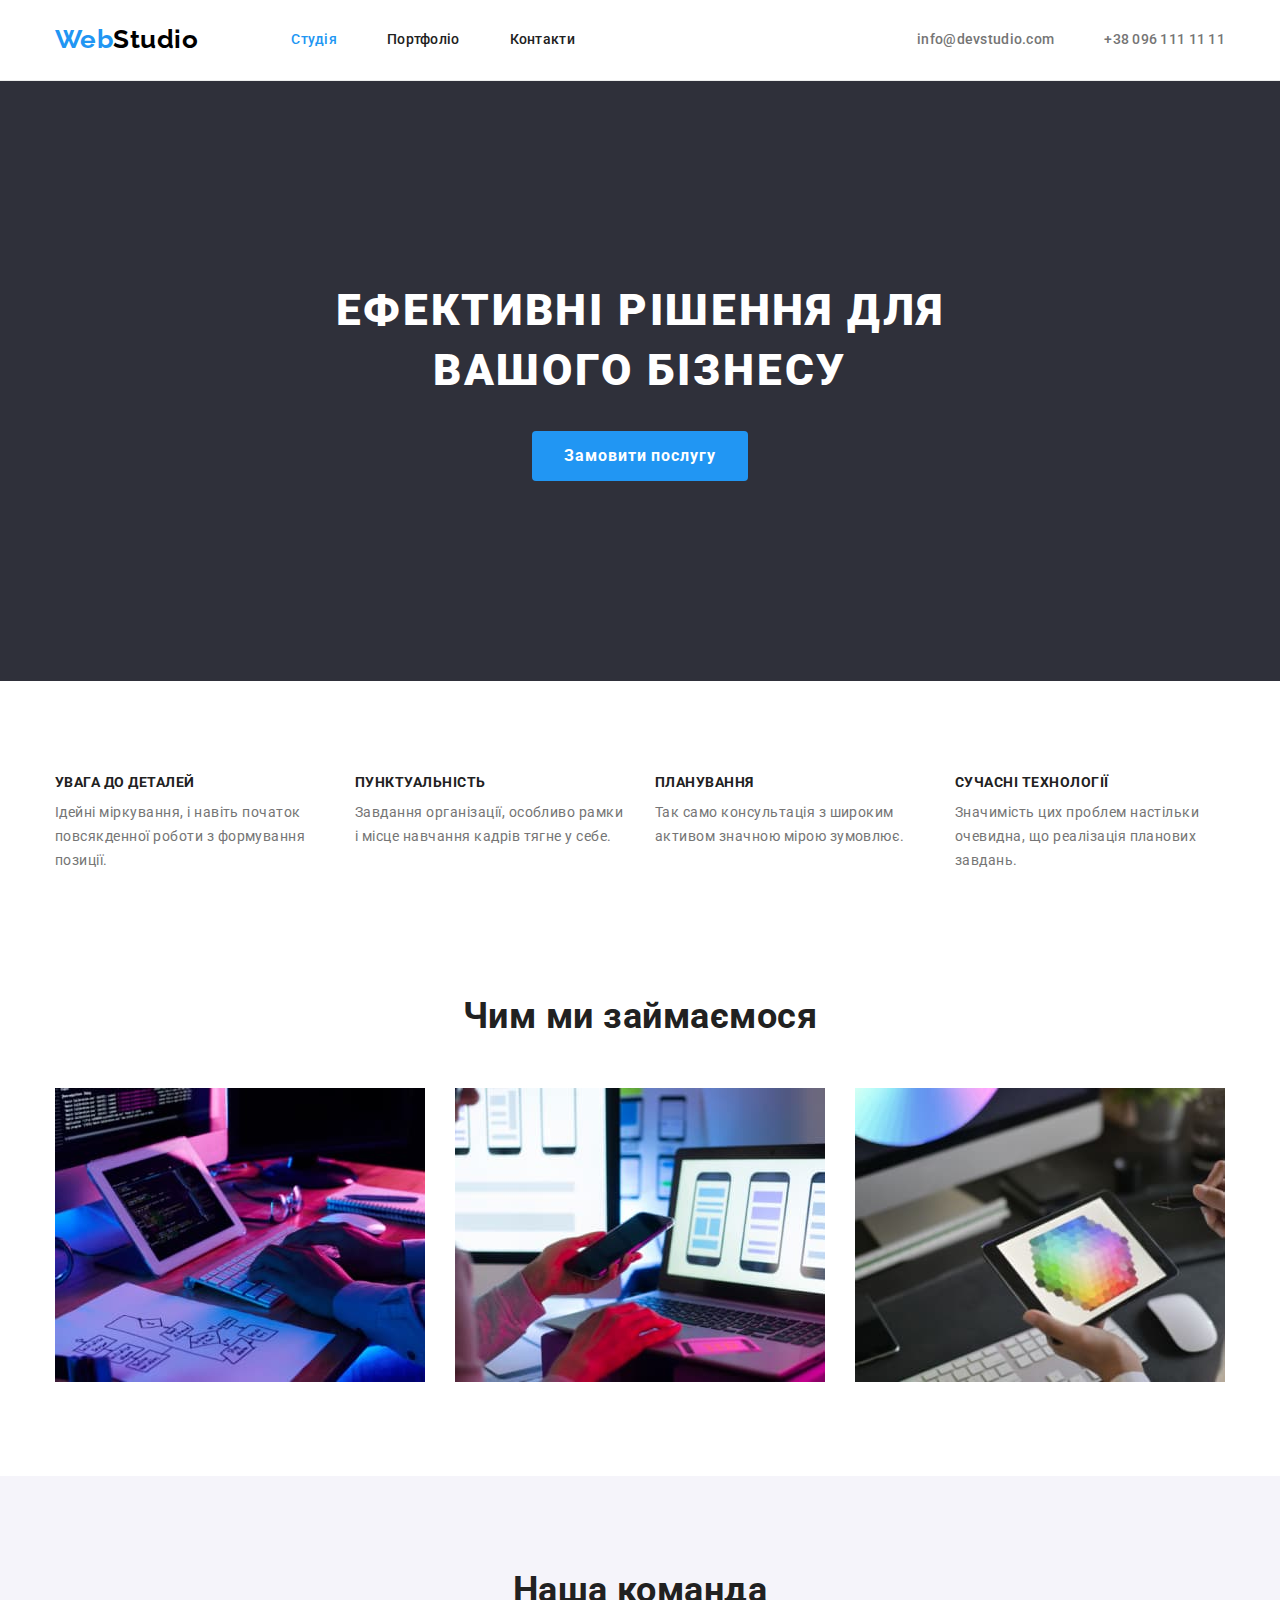
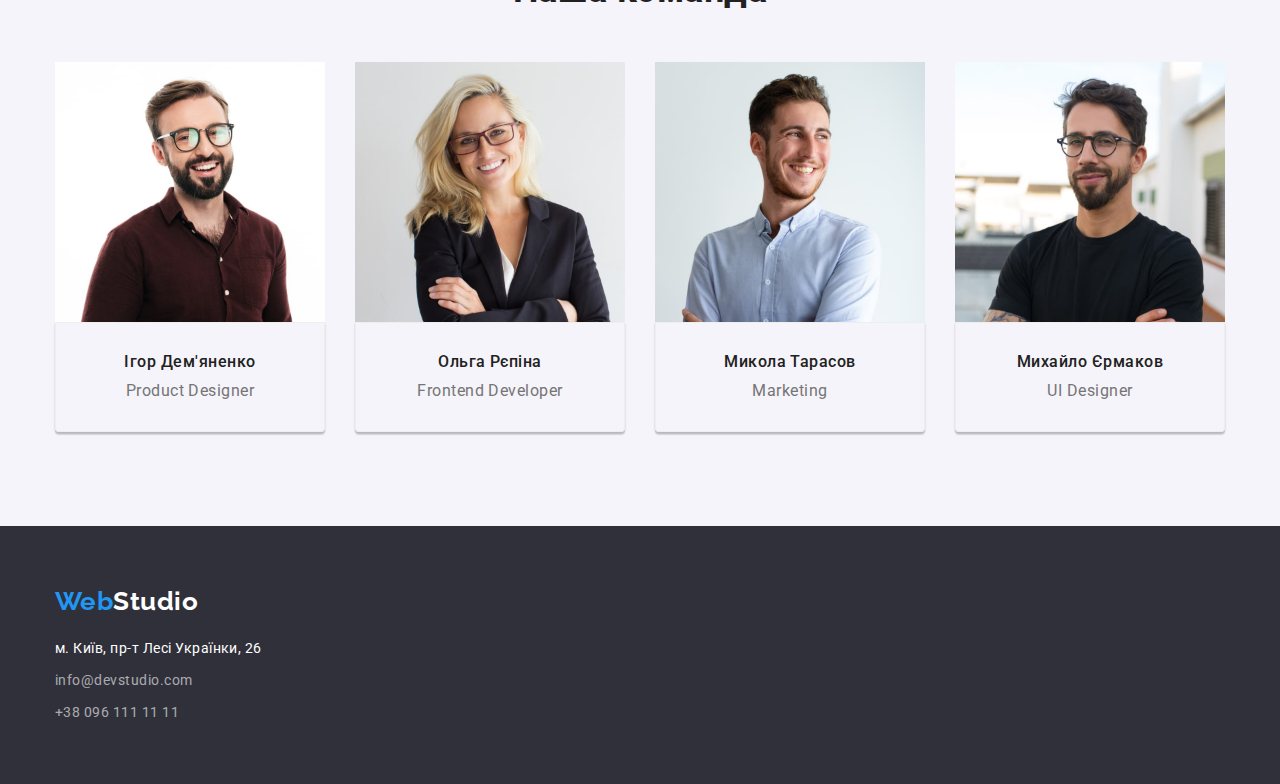
<file: index.html>
<!DOCTYPE html>
<html lang="uk">
  <head>
    <meta charset="UTF-8" />
    <meta http-equiv="X-UA-Compatible" content="IE=edge" />
    <meta name="viewport" content="width=device-width, initial-scale=1.0" />
    <title>студія</title>
    <link
      href="https://fonts.googleapis.com/css2?family=Raleway:wght@700&family=Roboto:wght@400;500;700;900&display=swap"
      rel="stylesheet"
    />
    <link
      rel="stylesheet"
      href="https://cdnjs.cloudflare.com/ajax/libs/modern-normalize/1.1.0/modern-normalize.min.css"
    />
    <link rel="stylesheet" href="./css/style.css" />
  </head>
  <body class="page">
    <!-- основна навігація -->
    <header class="page-header">
      <div class="conteiner">
        <nav class="nav-menu">
          <a href="./index.html" class="logo"
            >Web<span class="accent">Studio</span></a
          >
          <ul class="site-nav">
            <li class="item">
              <a href="./index.html" class="link current">Студія</a>
            </li>
            <li class="item">
              <a href="./portfolio.html" class="link">Портфоліо</a>
            </li>
            <li class="item"><a href="" class="link">Контакти</a></li>
          </ul>
          <ul class="contacts">
            <li class="item">
              <a href="mailto:info@devstudio.com" class="link"
                >info@devstudio.com</a
              >
            </li>
            <li class="item">
              <a href="tel:+380961111111" class="link">+38 096 111 11 11</a>
            </li>
          </ul>
        </nav>
      </div>
    </header>

    <main>
      <!-- шапка, секція для майбутнього оформлення -->

      <section class="hero section">
        <div class="conteiner hero-title">
          <h1 class="title">Ефективні рішення для вашого бізнесу</h1>
          <button type="button" class="button">Замовити послугу</button>
        </div>
      </section>

      <!-- особливості  -->
      <section class="section-features section">
        <div class="conteiner">
          <h2 class="visible-hidden">Особливості</h2>
          <ul class="block-features">
            <li class="features-item">
              <h3 class="title features">УВАГА ДО ДЕТАЛЕЙ</h3>
              <p class="text">
                Ідейні міркування, і навіть початок повсякденної роботи з
                формування позиції.
              </p>
            </li>
            <li class="features-item">
              <h3 class="title features">ПУНКТУАЛЬНІСТЬ</h3>
              <p class="text">
                Завдання організації, особливо рамки і місце навчання кадрів
                тягне у себе.
              </p>
            </li>
            <li class="features-item">
              <h3 class="title features">ПЛАНУВАННЯ</h3>
              <p class="text">
                Так само консультація з широким активом значною мірою зумовлює.
              </p>
            </li>
            <li class="features-item">
              <h3 class="title features">СУЧАСНІ ТЕХНОЛОГІЇ</h3>
              <p class="text">
                Значимість цих проблем настільки очевидна, що реалізація
                планових завдань.
              </p>
            </li>
          </ul>
        </div>
      </section>

      <!-- Чим ми займаємося -->
      <section class="section-work section">
        <div class="conteiner">
          <h2 class="title">Чим ми займаємося</h2>
          <ul class="work-list">
            <li>
              <img
                src="./images/img.jpg"
                alt="ілюстрація чим займається компанія"
                width="370"
              />
            </li>
            <li>
              <img
                src="./images/img1.jpg"
                alt="ілюстрація чим займається компанія"
                width="370"
              />
            </li>
            <li>
              <img
                src="./images/img2.jpg"
                alt="ілюстрація чим займається компанія"
                width="370"
              />
            </li>
          </ul>
        </div>
      </section>

      <!-- Наша команда -->
      <section class="section-team section">
        <div class="conteiner">
          <h2 class="team-title">Наша команда</h2>
          <ul class="team-list">
            <li class="user-card">
              <img
                class="user-img"
                src="./images/img3.jpg"
                alt="людина"
                width="270"
              />
              <div class="user-about">
                <h3 class="user-title">Ігор Дем'яненко</h3>
                <p class="text">Product Designer</p>
              </div>
            </li>
            <li class="user-card">
              <img
                class="user-img"
                src="./images/img4.jpg"
                alt="людина"
                width="270"
              />
              <div class="user-about">
                <h3 class="user-title">Ольга Рєпіна</h3>
                <p class="text">Frontend Developer</p>
              </div>
            </li>
            <li class="user-card">
              <img
                class="user-img"
                src="./images/img5.jpg"
                alt="людина"
                width="270"
              />
              <div class="user-about">
                <h3 class="user-title">Микола Тарасов</h3>
                <p class="text">Marketing</p>
              </div>
            </li>
            <li class="user-card">
              <img
                class="user-img"
                src="./images/img6.jpg"
                alt="людина"
                width="270"
              />
              <div class="user-about">
                <h3 class="user-title">Михайло Єрмаков</h3>
                <p class="text">UI Designer</p>
              </div>
            </li>
          </ul>
        </div>
      </section>
    </main>

    <footer class="page-footer">
      <div class="conteiner footer-conteiner">
        <a href="./index.html" class="logo footer-logo"
          >Web<span class="accent-footer">Studio</span></a
        >
        <address class="address">
          <ul>
            <li class="footer-link">
              <a
                href="https://goo.gl/maps/Py5ExuETCazi23TDA"
                target="_blank"
                rel="noopener noreferrer"
                class="link-address"
                >м. Київ, пр-т Лесі Українки, 26</a
              >
            </li>
            <li class="footer-link">
              <a href="mailto:info@devstudio.com" class="link"
                >info@devstudio.com</a
              >
            </li>
            <li class="footer-link">
              <a href="tel:+380961111111" class="link">+38 096 111 11 11</a>
            </li>
          </ul>
        </address>
      </div>
    </footer>
  </body>
</html>
</file>
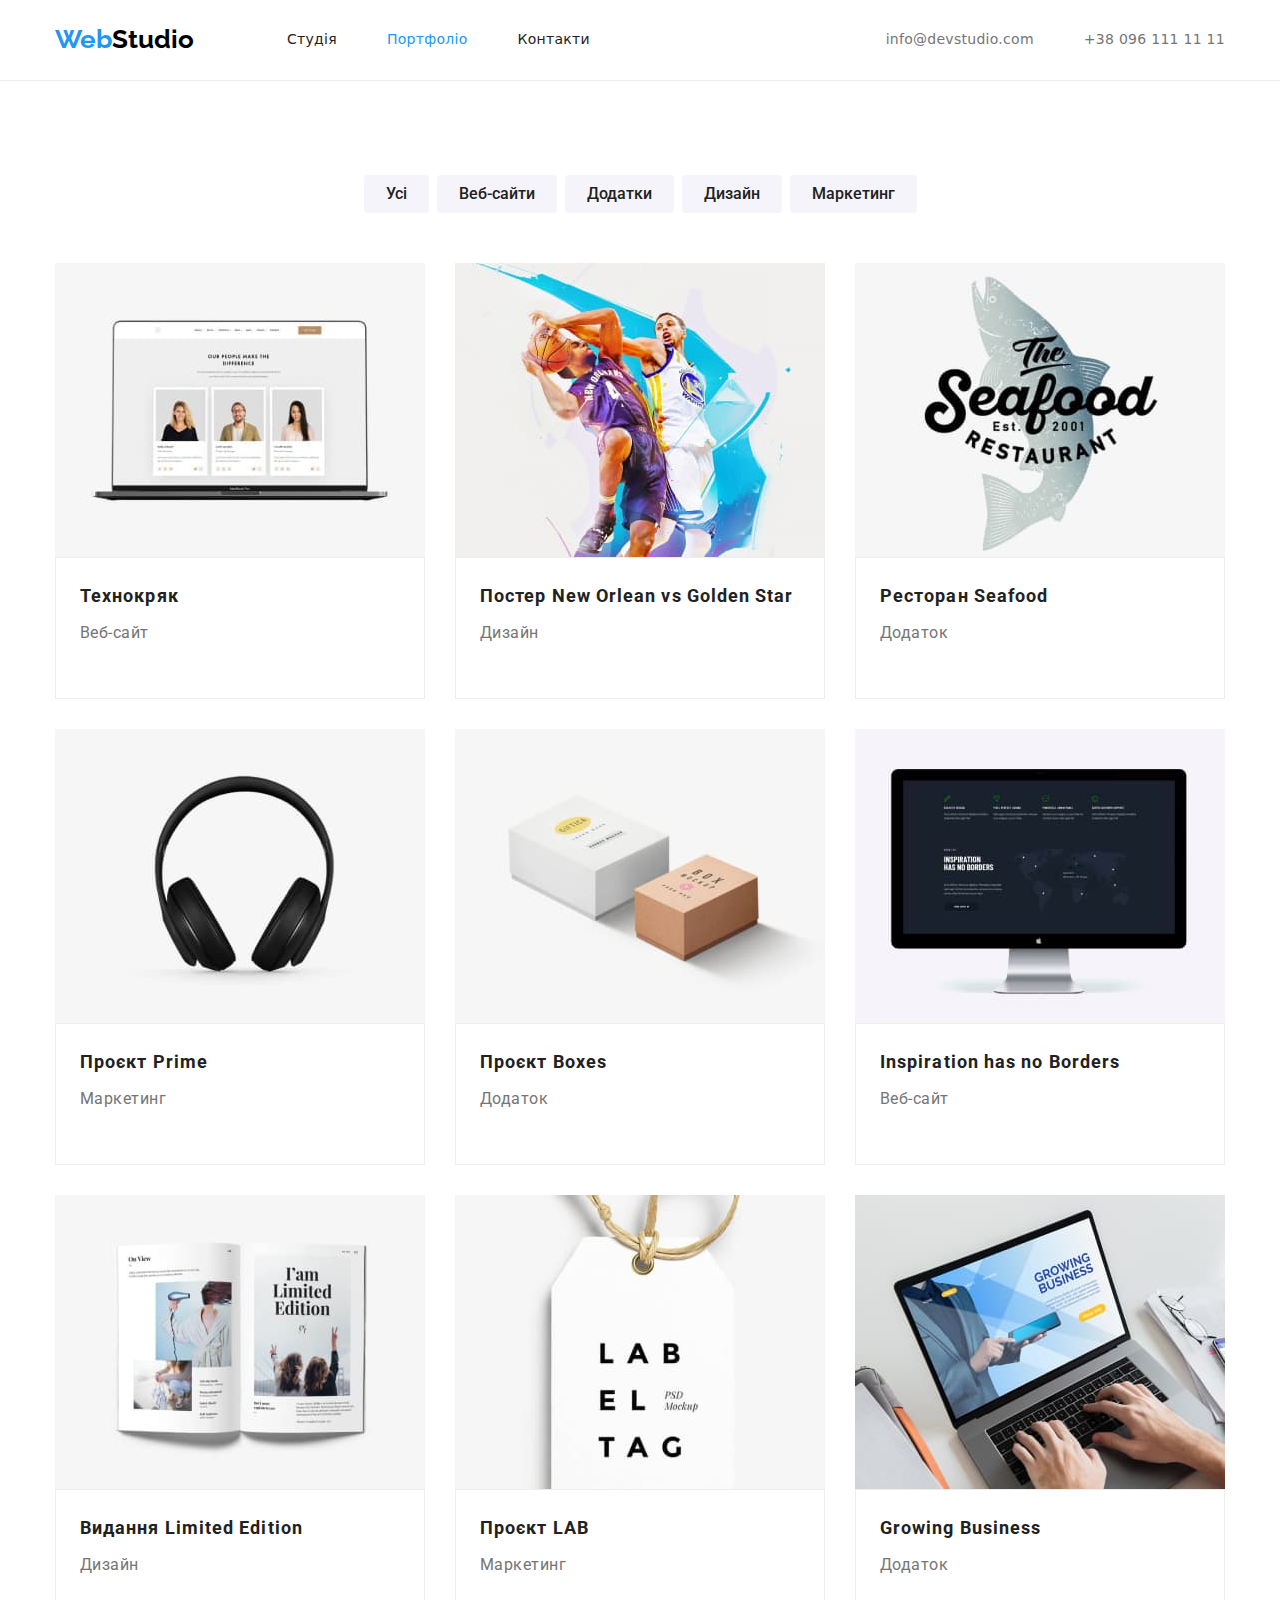
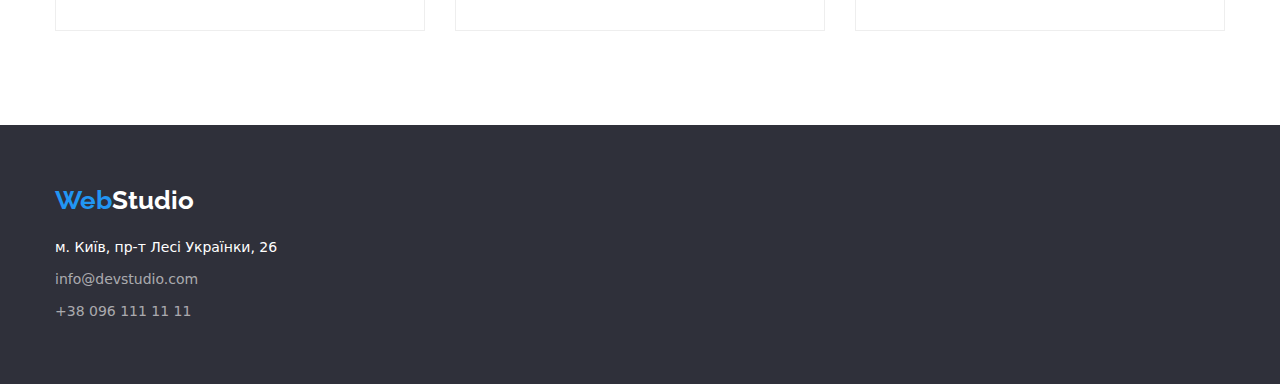
<file: portfolio.html>
<!DOCTYPE html>
<html lang="uk">
  <head>
    <meta charset="UTF-8" />
    <meta http-equiv="X-UA-Compatible" content="IE=edge" />
    <meta name="viewport" content="width=device-width, initial-scale=1.0" />
    <title>портфоліо</title>
    <link
      href="https://fonts.googleapis.com/css2?family=Raleway:wght@700&family=Roboto:wght@400;500;700;900&display=swap"
      rel="stylesheet"
    />
    <link
      rel="stylesheet"
      href="https://cdnjs.cloudflare.com/ajax/libs/modern-normalize/1.1.0/modern-normalize.min.css"
    />
    <link rel="stylesheet" href="./css/style.css" />
  </head>
  <body>
    <!-- основна навігація -->
    <!-- хедер -->
    <!-- основна навігація -->
    <header class="page-header">
      <div class="conteiner">
        <nav class="nav-menu">
          <a href="./index.html" class="logo"
            >Web<span class="accent">Studio</span></a
          >
          <ul class="site-nav">
            <li class="item">
              <a href="./index.html" class="link">Студія</a>
            </li>
            <li class="item">
              <a href="./portfolio.html" class="link current">Портфоліо</a>
            </li>
            <li class="item"><a href="" class="link">Контакти</a></li>
          </ul>
          <ul class="contacts">
            <li class="item">
              <a href="mailto:info@devstudio.com" class="link"
                >info@devstudio.com</a
              >
            </li>
            <li class="item">
              <a href="tel:+380961111111" class="link">+38 096 111 11 11</a>
            </li>
          </ul>
        </nav>
      </div>
    </header>

    <!-- портфоліо -->
    <main class="page">
      <section class="section">
        <div class="conteiner">
          <h1 class="visible-hidden">Портфоліо</h1>

          <!-- фільтр -->
          <ul class="filter-list">
            <li class="filter-item">
              <button type="button" class="filter-btn">Усі</button>
            </li>
            <li class="filter-item">
              <button type="button" class="filter-btn">Веб-сайти</button>
            </li>
            <li class="filter-item">
              <button type="button" class="filter-btn">Додатки</button>
            </li>
            <li class="filter-item">
              <button type="button" class="filter-btn">Дизайн</button>
            </li>
            <li class="filter-item">
              <button type="button" class="filter-btn">Маркетинг</button>
            </li>
          </ul>

          <!-- перелік проектів -->
          <ul class="projects">
            <li class="projects-item">
              <img src="./images/img7.jpg" alt="фото проекту" width="370" />
              <div class="sub-title">
                <h2 class="title section-title">Технокряк</h2>
                <p class="text">Веб-сайт</p>
              </div>
            </li>
            <li class="projects-item">
              <img src="./images/img8.jpg" alt="фото проекту" width="370" />
              <div class="sub-title">
                <h2 class="title section-title">
                  Постер New Orlean vs Golden Star
                </h2>
                <p class="text">Дизайн</p>
              </div>
            </li>
            <li class="projects-item">
              <img src="./images/img9.jpg" alt="фото проекту" width="370" />
              <div class="sub-title">
                <h2 class="title section-title">Ресторан Seafood</h2>
                <p class="text">Додаток</p>
              </div>
            </li>
            <li class="projects-item">
              <img src="./images/img10.jpg" alt="фото проекту" width="370" />
              <div class="sub-title">
                <h2 class="title section-title">Проєкт Prime</h2>
                <p class="text">Маркетинг</p>
              </div>
            </li>
            <li class="projects-item">
              <img src="./images/img11.jpg" alt="фото проекту" width="370" />
              <div class="sub-title">
                <h2 class="title section-title">Проєкт Boxes</h2>
                <p class="text">Додаток</p>
              </div>
            </li>
            <li class="projects-item">
              <img src="./images/img12.jpg" alt="фото проекту" width="370" />
              <div class="sub-title">
                <h2 class="title section-title">Inspiration has no Borders</h2>
                <p class="text">Веб-сайт</p>
              </div>
            </li>
            <li class="projects-item">
              <img src="./images/img13.jpg" alt="фото проекту" width="370" />
              <div class="sub-title">
                <h2 class="title section-title">Видання Limited Edition</h2>
                <p class="text">Дизайн</p>
              </div>
            </li>
            <li class="projects-item">
              <img src="./images/img14.jpg" alt="фото проекту" width="370" />
              <div class="sub-title">
                <h2 class="title section-title">Проєкт LAB</h2>
                <p class="text">Маркетинг</p>
              </div>
            </li>
            <li class="projects-item">
              <img src="./images/img15.jpg" alt="фото проекту" width="370" />
              <div class="sub-title">
                <h2 class="title section-title">Growing Business</h2>
                <p class="text">Додаток</p>
              </div>
            </li>
          </ul>
        </div>
      </section>
    </main>

    <!--футер -->
    <footer class="page-footer">
      <div class="conteiner footer-conteiner">
        <a href="./index.html" class="logo footer-logo"
          >Web<span class="accent-footer">Studio</span></a
        >
        <address class="address">
          <ul>
            <li class="footer-link">
              <a
                href="https://goo.gl/maps/Py5ExuETCazi23TDA"
                target="_blank"
                rel="noopener noreferrer"
                class="link-address"
                >м. Київ, пр-т Лесі Українки, 26</a
              >
            </li>
            <li class="footer-link">
              <a href="mailto:info@devstudio.com" class="link"
                >info@devstudio.com</a
              >
            </li>
            <li class="footer-link">
              <a href="tel:+380961111111" class="link">+38 096 111 11 11</a>
            </li>
          </ul>
        </address>
      </div>
    </footer>
  </body>
</html>
</file>
<file: css/style.css>
/* цвет основного текста #757575 */
/* вторичній цвет текста #212121 */
/* акцент #2196F3 */
/* цвет фона f5f5f5 */
/* вторичній цвет фона #F5F4FA */

:root {
  --primery-text-color: #757575;
  --title-text-color: #212121;
  --hover-focus-link-color: #2196f3;
  --filters-button-color: #212121;
  --filters-button-bcg-color: #f5f4fa;
  --filters-button-color-hover: #ffffff;
  --filters-button-bcg-color-focus: #2196f3;
}

/* сброс */

ul {
  list-style: none;
  padding: 0;
  margin: 0;
}
a {
  text-decoration: none;
  color: inherit;
}
h1,
h2,
h3,
h4,
h5,
h6 {
  margin: 0;
}
p {
  margin: 0;
}
address {
  font-style: normal;
}
button {
  font-family: inherit;
  padding: 0;
  margin: 0;
}
img {
  display: block;
  max-width: 100%;
  height: auto;
}

.section {
  padding-top: 94px;
  padding-bottom: 94px;
}

.page {
  color: var(--primery-text-color);
  font-family: Roboto, sans-serif;
  letter-spacing: 0.03em;
  margin: 0;
}

button {
  font-family: inherit;
}

ul {
  list-style: none;
}

a {
  text-decoration: none;
}

.conteiner {
  width: 1200px;
  padding-left: 15px;
  padding-right: 15px;
  margin: 0 auto;
}

/* стили для хедер */
/* page header */

.nav-menu {
  display: flex;
}

.site-nav {
  display: flex;
  align-items: center;
}

.site-nav .item + .item {
  margin-left: 50px;
}

.contacts {
  display: flex;
  align-items: center;

  margin-left: auto;
}

.contacts .item {
  margin-left: 50px;
}

.page-header {
  padding-top: 24px;
  padding-bottom: 25px;
  border-bottom: 1px solid #ececec;

  background-color: #ffffff;
}

.logo {
  margin-right: 93px;

  color: #2196f3;
  font-family: Raleway, sans-serif;
  font-weight: 700;
  font-size: 26px;
  line-height: 1.19;
}

.logo .accent {
  color: #000000;
}

.site-nav .link {
  color: var(--title-text-color);
  font-weight: 500;
  font-size: 14px;
  line-height: 1.14;
  letter-spacing: 0.02em;
}

.site-nav .link:hover,
.site-nav .link:focus {
  color: var(--hover-focus-link-color);
}

.site-nav .link.current {
  color: #2196f3;
}

.contacts .link {
  color: var(--primery-text-color);
  font-weight: 500;
  font-size: 14px;
  line-height: 1.14;
  letter-spacing: 0.02em;
}

.contacts .link:hover,
.contacts .link:focus {
  color: var(--hover-focus-link-color);
}

/* стили для футер */
/* page footer */
.footer-conteiner {
  display: flex;
  flex-direction: column;
}

.footer-logo {
  margin-bottom: 20px;
}

.footer-link:not(:last-child) {
  margin-bottom: 8px;
}

.logo .accent-footer {
  color: #ffffff;
}

.page-footer {
  padding: 60px 0;
  background-color: #2f303a;
}

.address .link-address {
  color: #ffffff;
  font-size: 14px;
  line-height: 1.71;
  font-style: normal;
}

.address .link-address:hover,
.address .link-address:focus {
  color: var(--hover-focus-link-color);
}

.address .link {
  color: rgba(255, 255, 255, 0.6);
  font-size: 14px;
  line-height: 1.71;
  font-style: normal;
}

.address .link:hover,
.address .link:focus {
  color: var(--hover-focus-link-color);
}

/* стили для "студия" */
/* hero */
.hero {
  padding-top: 200px;

  padding-bottom: 200px;
  background-color: #2f303a;
}

.hero-title {
  text-align: center;
  width: 696px;
}

.hero .title {
  margin-bottom: 30px;
  color: #ffffff;
  font-weight: 900;
  font-size: 44px;
  line-height: 1.36;
  text-align: center;
  letter-spacing: 0.06em;
  text-transform: uppercase;
}

.hero .button {
  margin: 0 auto;
  padding: 10px 32px;
  border-radius: 4px;
  border: none;

  color: #ffffff;
  background-color: #2196f3;
  font-weight: 700;
  font-size: 16px;
  line-height: 1.88;
  letter-spacing: 0.06em;
}
/* section features*/
.visible-hidden {
  position: absolute;
  white-space: nowrap;
  width: 1px;
  height: 1px;
  overflow: hidden;
  border: 0;
  padding: 0;
  clip: rect(0 0 0 0);
  clip-path: inset(50%);
  margin: -1px;
}

.block-features {
  display: flex;
  gap: 30px;
}

.features-item {
  width: 270px;
}

.features {
  margin-bottom: 10px;
}

.section-features {
  padding-bottom: 0;
}

.section-features .title {
  color: var(--title-text-color);
  font-weight: 700;
  font-size: 14px;
  line-height: 1.14;
  text-transform: uppercase;
}
.section-features .text {
  color: var(--primery-text-color);
  font-size: 14px;
  line-height: 1.71;
}

/* section work */
.work-list {
  display: flex;
  gap: 30px;
}

.section-work .title {
  margin-bottom: 50px;

  color: var(--title-text-color);
  font-weight: 700;
  font-size: 36px;
  line-height: 1.16;
  text-align: center;
}

/* section team */

.section-team {
  background-color: #f5f4fa;
}

.team-list {
  display: flex;
  gap: 30px;
}

.user-about {
  padding-top: 30px;
  border: 1px solid #eeeeee;
  border-radius: 0px 0px 4px 4px;
  box-shadow: 0px 3px 1px rgba(0, 0, 0, 0.1), 0px 1px 2px rgba(0, 0, 0, 0.08),
    0px 2px 2px rgba(0, 0, 0, 0.12);
}

.user-img {
  display: block;
}

.user-title {
  margin-bottom: 10px;

  color: var(--title-text-color);
  font-weight: 500;
  font-size: 16px;
  line-height: 1.18;
  /* identical to box height */
  text-align: center;
}

.text {
  margin-bottom: 30px;
}

.team-title {
  margin-bottom: 50px;
  color: var(--title-text-color);
  font-weight: 700;
  font-size: 36px;
  line-height: 1.16;
  text-align: center;
}

.section-team .text {
  color: var(--primery-text-color);
  font-size: 16px;
  line-height: 1.18;
  /* identical to box height */
  text-align: center;
}

/* стили для "портфолио" */
/* filters page portfolio */
.filter-list {
  display: flex;
  gap: 8px;
  margin-bottom: 50px;
  justify-content: center;
}

.filter-btn {
  border-radius: 4px;
  padding: 6px 22px;
  border: transparent;

  cursor: pointer;
  color: var(--filters-button-color);
  background-color: var(--filters-button-bcg-color);
  font-weight: 500;
  font-size: 16px;
  line-height: 1.62;
  text-align: center;
}
.filter-list .filter-btn:hover,
.filter-list .filter-btn:focus {
  border: transparent;
  box-shadow: 0px 3px 1px rgba(0, 0, 0, 0.1), 0px 1px 2px rgba(0, 0, 0, 0.08),
    0px 2px 2px rgba(0, 0, 0, 0.12);

  color: var(--filters-button-color-hover);
  background-color: var(--filters-button-bcg-color-focus);
}

/* projects */

.projects {
  display: flex;
  gap: 30px;
  flex-wrap: wrap;
}

.projects-item {
  width: 370px;
}

.sub-title {
  padding: 20px 24px;
  border: 1px solid #eeeeee;
}

.section-title {
  margin-bottom: 4px;
}
.projects .title {
  color: var(--title-text-color);
  font-weight: 700;
  font-size: 18px;
  line-height: 2;
  letter-spacing: 0.06em;
}
.projects .text {
  color: var(--primery-text-color);
  font-size: 16px;
  line-height: 1.88;
}
</file>
